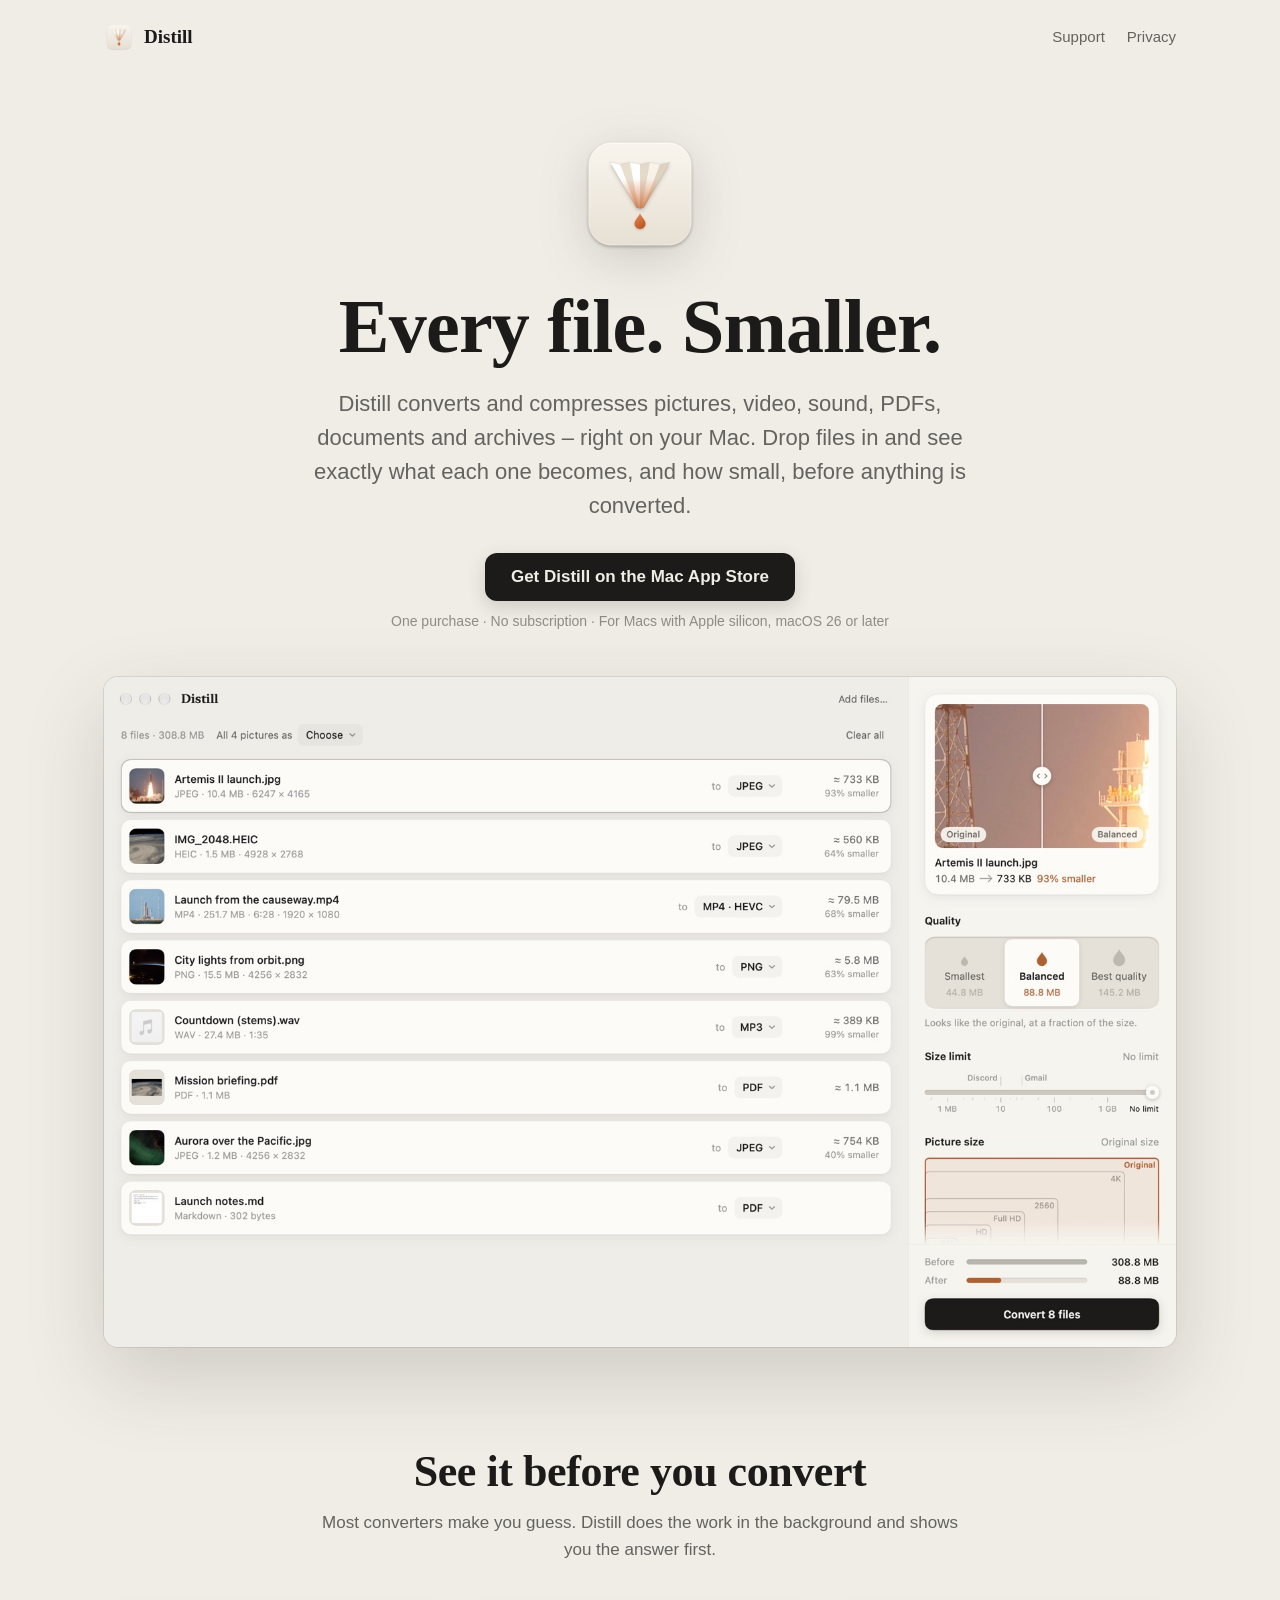
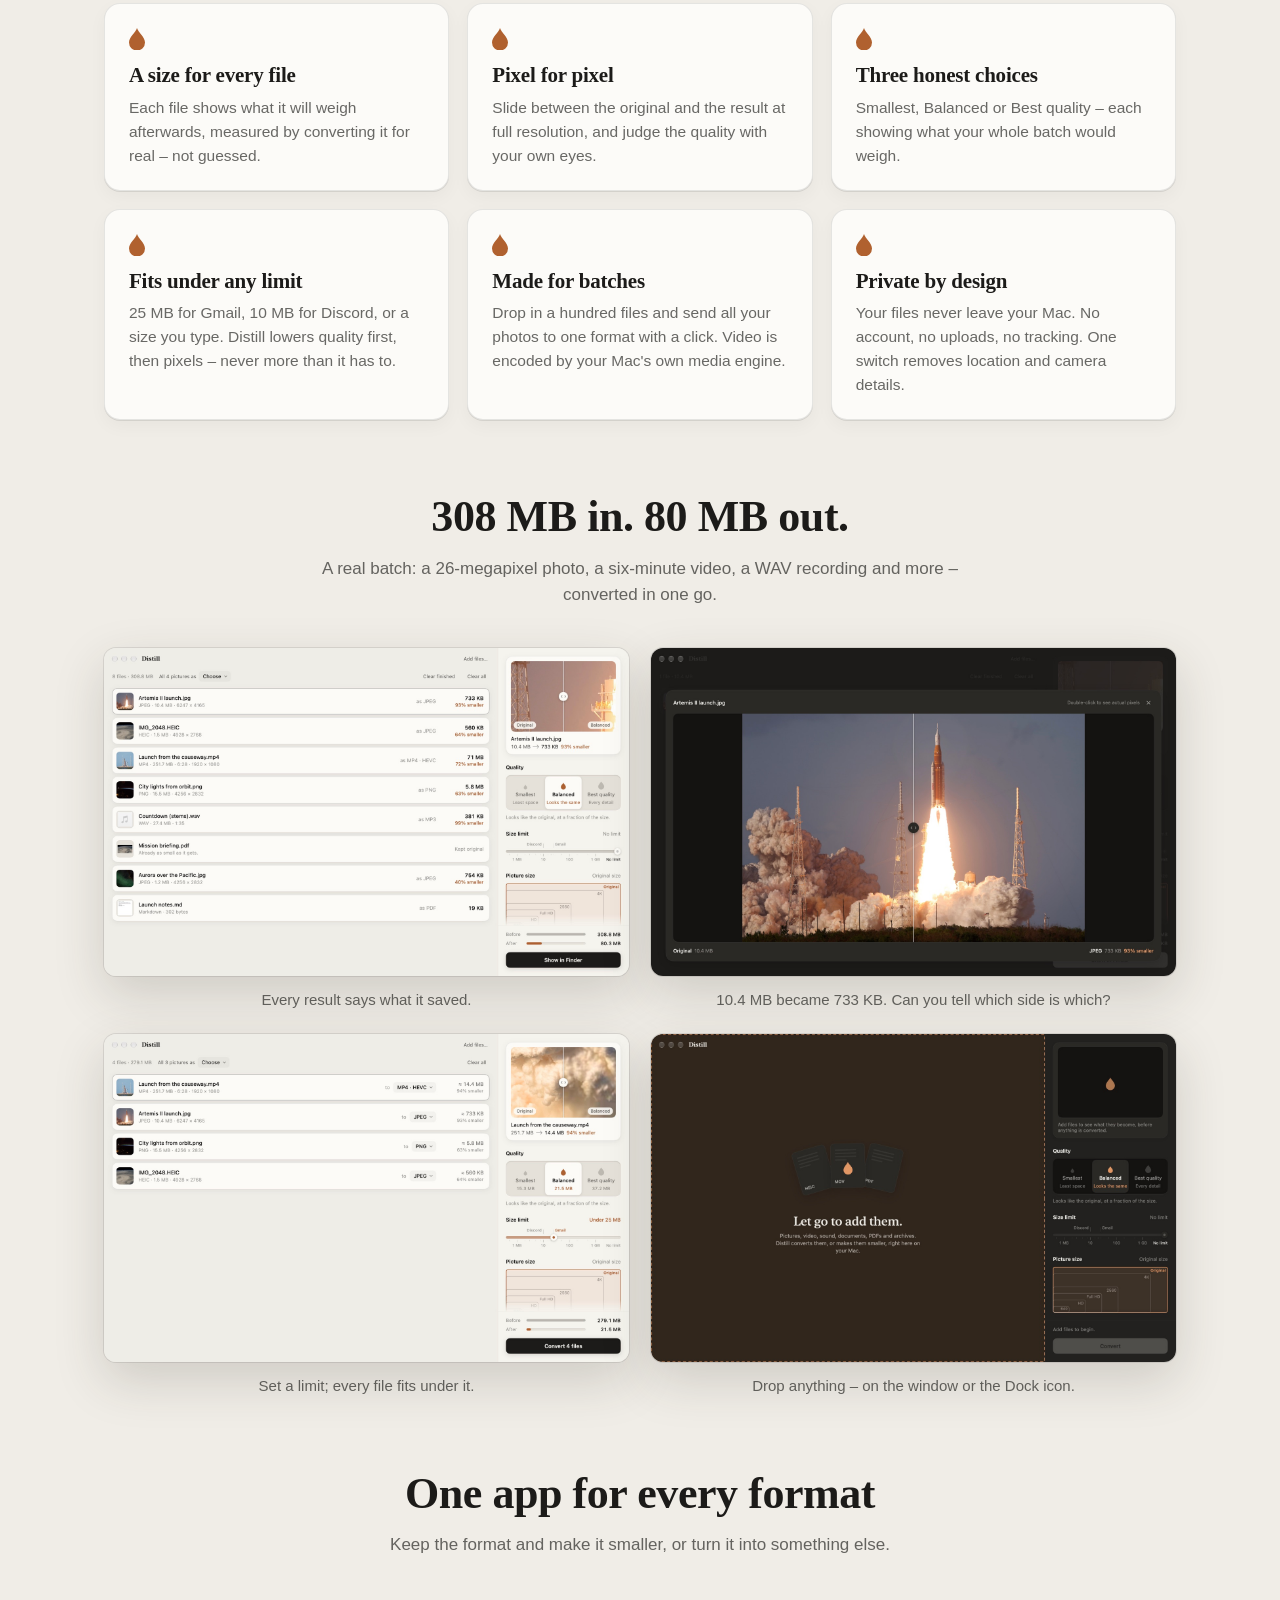
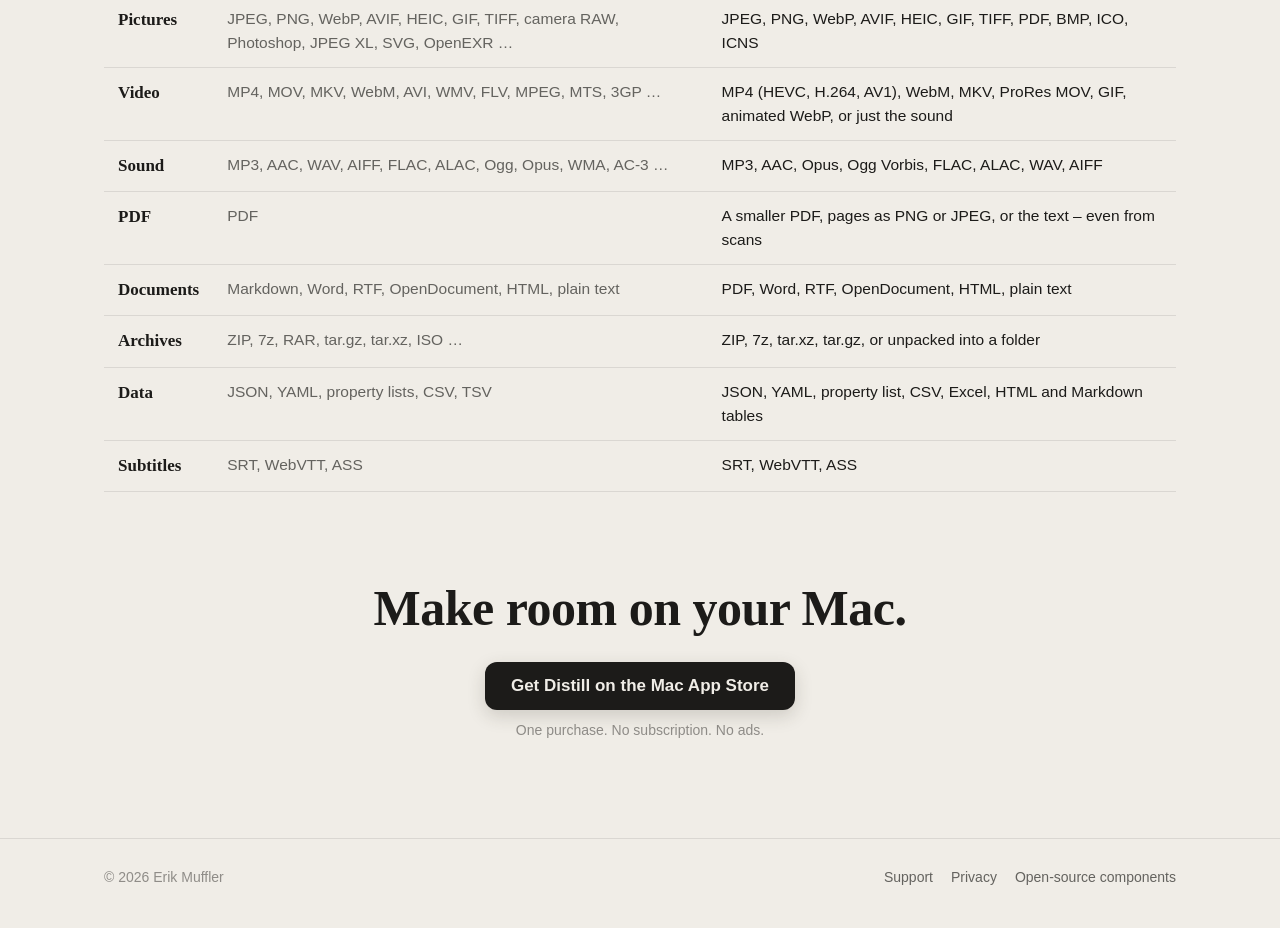
<file: index.html>
<!DOCTYPE html>
<html lang="en">
<head>
<meta charset="utf-8">
<meta name="viewport" content="width=device-width, initial-scale=1">
<title>Distill – Convert and compress any file on your Mac</title>
<meta name="description" content="Distill converts and compresses pictures, video, sound, PDFs, documents and archives right on your Mac – and shows you the result and its size before you convert. One purchase, no subscription.">
<meta property="og:title" content="Distill – Every file. Smaller.">
<meta property="og:description" content="Convert and compress any file on your Mac. See the result before you convert. Nothing is uploaded.">
<meta property="og:image" content="img/shot-1.jpg">
<link rel="icon" href="img/favicon.png">
<link rel="stylesheet" href="style.css">
</head>
<body>
<div class="wrap">
  <header class="top">
    <a class="brand" href="./"><img src="img/icon-256.png" alt="">Distill</a>
    <nav class="links"><a href="support.html">Support</a><a href="privacy.html">Privacy</a></nav>
  </header>

  <div class="hero">
    <img class="icon" src="img/icon-256.png" alt="Distill app icon">
    <h1>Every file. Smaller.</h1>
    <p class="lede">Distill converts and compresses pictures, video, sound, PDFs, documents and archives – right on your Mac. Drop files in and see exactly what each one becomes, and how small, before anything is converted.</p>
    <div class="cta">
      <a class="button" id="store" href="https://apps.apple.com/app/id6822939565">Get Distill on the Mac App Store</a>
      <small>One purchase · No subscription · For Macs with Apple silicon, macOS 26 or later</small>
    </div>
    <img class="shot" src="img/shot-1.jpg" width="1600" height="1000" alt="Distill with eight files: photos, a video, a sound file, a PDF and a document, each showing its size after converting">
  </div>

  <section>
    <h2>See it before you convert</h2>
    <p class="sub">Most converters make you guess. Distill does the work in the background and shows you the answer first.</p>
    <div class="grid">
      <div class="card">
        <svg class="drop" viewBox="0 0 16 22"><path fill="var(--copper)" d="M8 0C9 4 16 9 16 14.5A8 8 0 0 1 0 14.5C0 9 7 4 8 0Z"/></svg>
        <h3>A size for every file</h3>
        <p>Each file shows what it will weigh afterwards, measured by converting it for real – not guessed.</p>
      </div>
      <div class="card">
        <svg class="drop" viewBox="0 0 16 22"><path fill="var(--copper)" d="M8 0C9 4 16 9 16 14.5A8 8 0 0 1 0 14.5C0 9 7 4 8 0Z"/></svg>
        <h3>Pixel for pixel</h3>
        <p>Slide between the original and the result at full resolution, and judge the quality with your own eyes.</p>
      </div>
      <div class="card">
        <svg class="drop" viewBox="0 0 16 22"><path fill="var(--copper)" d="M8 0C9 4 16 9 16 14.5A8 8 0 0 1 0 14.5C0 9 7 4 8 0Z"/></svg>
        <h3>Three honest choices</h3>
        <p>Smallest, Balanced or Best quality – each showing what your whole batch would weigh.</p>
      </div>
      <div class="card">
        <svg class="drop" viewBox="0 0 16 22"><path fill="var(--copper)" d="M8 0C9 4 16 9 16 14.5A8 8 0 0 1 0 14.5C0 9 7 4 8 0Z"/></svg>
        <h3>Fits under any limit</h3>
        <p>25 MB for Gmail, 10 MB for Discord, or a size you type. Distill lowers quality first, then pixels – never more than it has to.</p>
      </div>
      <div class="card">
        <svg class="drop" viewBox="0 0 16 22"><path fill="var(--copper)" d="M8 0C9 4 16 9 16 14.5A8 8 0 0 1 0 14.5C0 9 7 4 8 0Z"/></svg>
        <h3>Made for batches</h3>
        <p>Drop in a hundred files and send all your photos to one format with a click. Video is encoded by your Mac's own media engine.</p>
      </div>
      <div class="card">
        <svg class="drop" viewBox="0 0 16 22"><path fill="var(--copper)" d="M8 0C9 4 16 9 16 14.5A8 8 0 0 1 0 14.5C0 9 7 4 8 0Z"/></svg>
        <h3>Private by design</h3>
        <p>Your files never leave your Mac. No account, no uploads, no tracking. One switch removes location and camera details.</p>
      </div>
    </div>
  </section>

  <section>
    <h2>308 MB in. 80 MB out.</h2>
    <p class="sub">A real batch: a 26-megapixel photo, a six-minute video, a WAV recording and more – converted in one go.</p>
    <div class="pair">
      <figure><img src="img/shot-3.jpg" width="1600" height="1000" alt="A finished batch, each file showing how much smaller it became"><figcaption>Every result says what it saved.</figcaption></figure>
      <figure><img src="img/shot-2.jpg" width="1600" height="1000" alt="Comparing the original photo with the compressed one, split by a handle"><figcaption>10.4 MB became 733 KB. Can you tell which side is which?</figcaption></figure>
      <figure><img src="img/shot-4.jpg" width="1600" height="1000" alt="A 25 MB size limit set on the Gmail mark of the ruler"><figcaption>Set a limit; every file fits under it.</figcaption></figure>
      <figure><img src="img/shot-6.jpg" width="1600" height="1000" alt="The empty Distill window in dark mode while files are dragged over it"><figcaption>Drop anything – on the window or the Dock icon.</figcaption></figure>
    </div>
  </section>

  <section>
    <h2>One app for every format</h2>
    <p class="sub">Keep the format and make it smaller, or turn it into something else.</p>
    <table class="formats">
      <tr><th>Pictures</th><td>JPEG, PNG, WebP, AVIF, HEIC, GIF, TIFF, camera RAW, Photoshop, JPEG XL, SVG, OpenEXR …</td><td class="out">JPEG, PNG, WebP, AVIF, HEIC, GIF, TIFF, PDF, BMP, ICO, ICNS</td></tr>
      <tr><th>Video</th><td>MP4, MOV, MKV, WebM, AVI, WMV, FLV, MPEG, MTS, 3GP …</td><td class="out">MP4 (HEVC, H.264, AV1), WebM, MKV, ProRes MOV, GIF, animated WebP, or just the sound</td></tr>
      <tr><th>Sound</th><td>MP3, AAC, WAV, AIFF, FLAC, ALAC, Ogg, Opus, WMA, AC-3 …</td><td class="out">MP3, AAC, Opus, Ogg Vorbis, FLAC, ALAC, WAV, AIFF</td></tr>
      <tr><th>PDF</th><td>PDF</td><td class="out">A smaller PDF, pages as PNG or JPEG, or the text – even from scans</td></tr>
      <tr><th>Documents</th><td>Markdown, Word, RTF, OpenDocument, HTML, plain text</td><td class="out">PDF, Word, RTF, OpenDocument, HTML, plain text</td></tr>
      <tr><th>Archives</th><td>ZIP, 7z, RAR, tar.gz, tar.xz, ISO …</td><td class="out">ZIP, 7z, tar.xz, tar.gz, or unpacked into a folder</td></tr>
      <tr><th>Data</th><td>JSON, YAML, property lists, CSV, TSV</td><td class="out">JSON, YAML, property list, CSV, Excel, HTML and Markdown tables</td></tr>
      <tr><th>Subtitles</th><td>SRT, WebVTT, ASS</td><td class="out">SRT, WebVTT, ASS</td></tr>
    </table>
  </section>

  <div class="closing">
    <h2>Make room on your Mac.</h2>
    <div class="cta">
      <a class="button" href="https://apps.apple.com/app/id6822939565" data-store>Get Distill on the Mac App Store</a>
      <small>One purchase. No subscription. No ads.</small>
    </div>
  </div>
</div>

<footer>
  <div class="wrap">
    <span>© 2026 Erik Muffler</span>
    <nav><a href="support.html">Support</a><a href="privacy.html">Privacy</a><a href="open-source.html">Open-source components</a></nav>
  </div>
</footer>
</body>
</html>
</file>
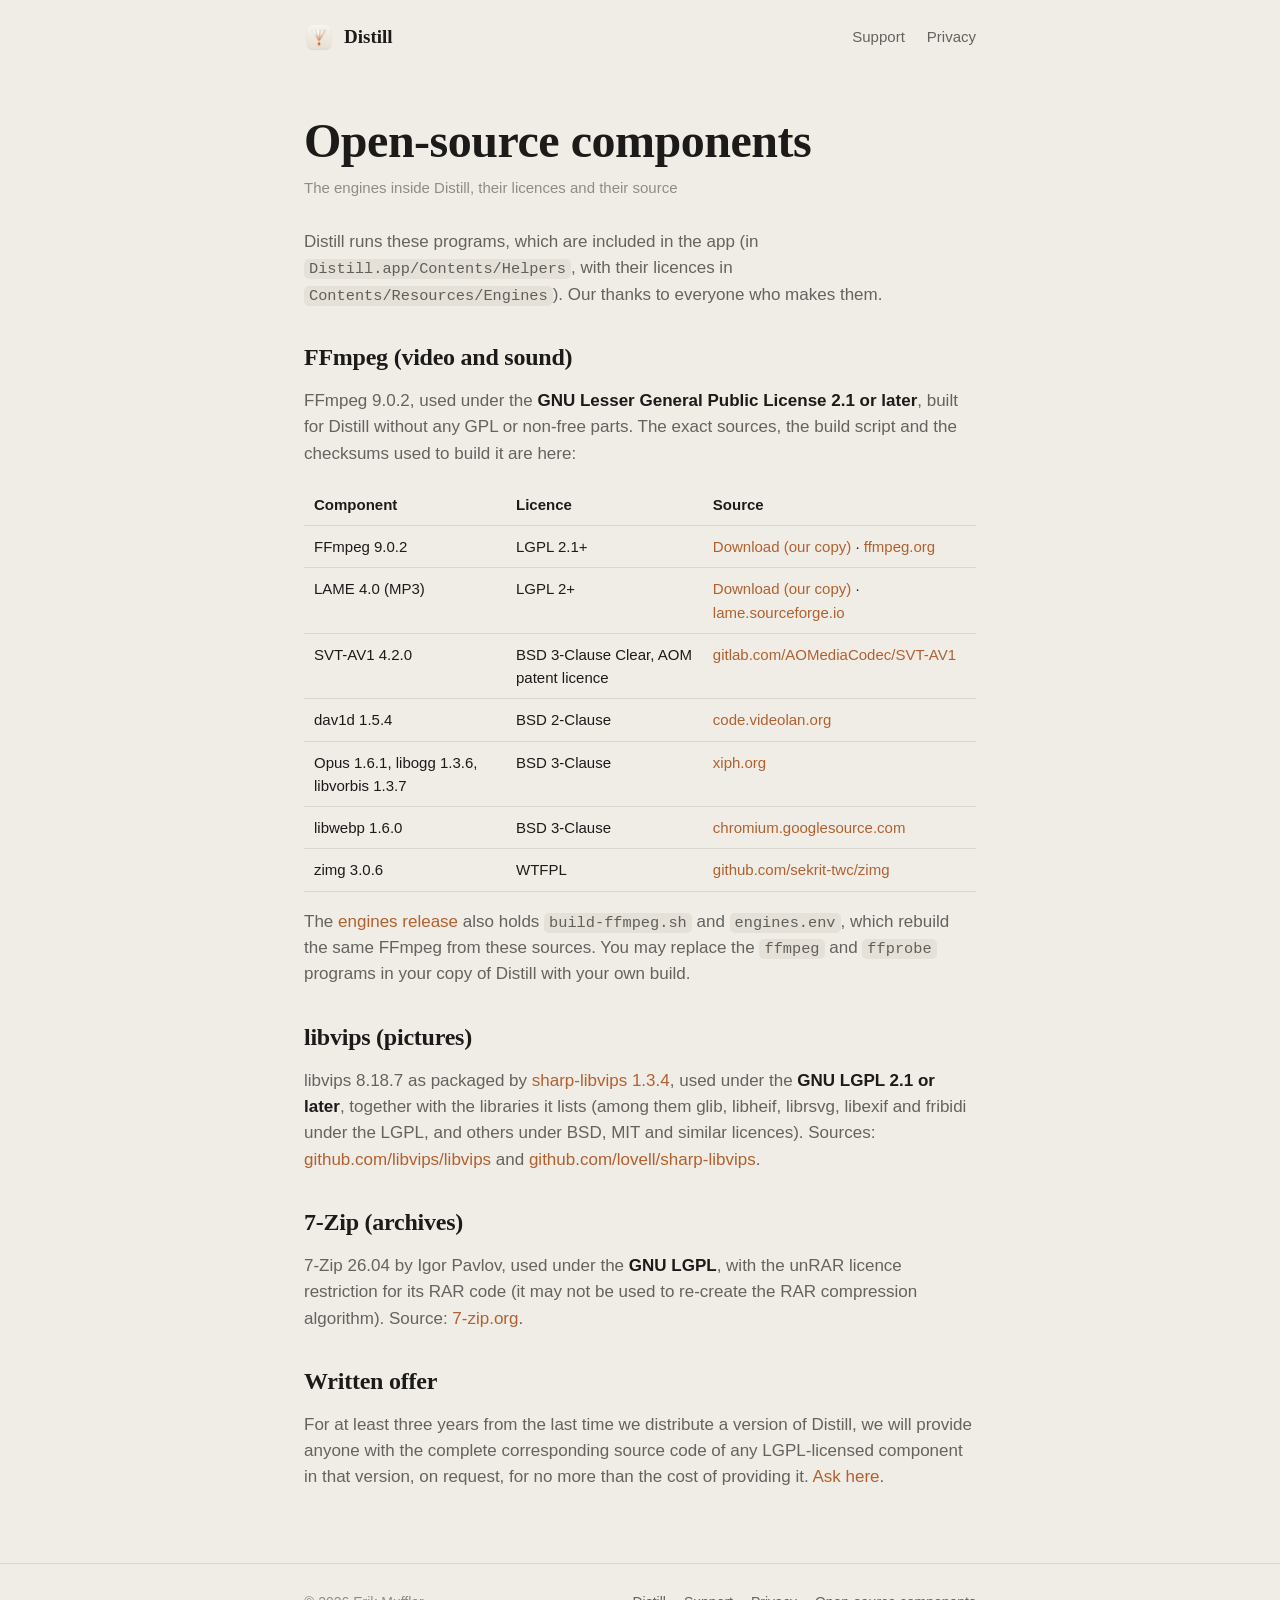
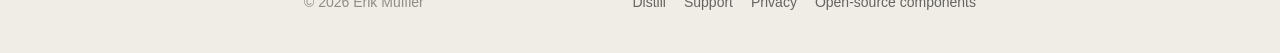
<file: open-source.html>
<!DOCTYPE html>
<html lang="en">
<head>
<meta charset="utf-8">
<meta name="viewport" content="width=device-width, initial-scale=1">
<title>Open-source components – Distill</title>
<link rel="icon" href="img/favicon.png">
<link rel="stylesheet" href="style.css">
</head>
<body>
<div class="wrap narrow">
  <header class="top">
    <a class="brand" href="./"><img src="img/icon-256.png" alt="">Distill</a>
    <nav class="links"><a href="support.html">Support</a><a href="privacy.html">Privacy</a></nav>
  </header>
  <article>
    <h1>Open-source components</h1>
    <p class="meta">The engines inside Distill, their licences and their source</p>
    <p>Distill runs these programs, which are included in the app (in <code>Distill.app/Contents/Helpers</code>, with their licences in <code>Contents/Resources/Engines</code>). Our thanks to everyone who makes them.</p>

    <h2>FFmpeg (video and sound)</h2>
    <p>FFmpeg 9.0.2, used under the <strong>GNU Lesser General Public License 2.1 or later</strong>, built for Distill without any GPL or non-free parts. The exact sources, the build script and the checksums used to build it are here:</p>
    <table>
      <tr><th>Component</th><th>Licence</th><th>Source</th></tr>
      <tr><td>FFmpeg 9.0.2</td><td>LGPL 2.1+</td><td><a href="https://github.com/mfrports/distill-app/releases/tag/engines-1.0">Download (our copy)</a> · <a href="https://ffmpeg.org/releases/ffmpeg-9.0.2.tar.xz">ffmpeg.org</a></td></tr>
      <tr><td>LAME 4.0 (MP3)</td><td>LGPL 2+</td><td><a href="https://github.com/mfrports/distill-app/releases/tag/engines-1.0">Download (our copy)</a> · <a href="https://lame.sourceforge.io">lame.sourceforge.io</a></td></tr>
      <tr><td>SVT-AV1 4.2.0</td><td>BSD 3-Clause Clear, AOM patent licence</td><td><a href="https://gitlab.com/AOMediaCodec/SVT-AV1">gitlab.com/AOMediaCodec/SVT-AV1</a></td></tr>
      <tr><td>dav1d 1.5.4</td><td>BSD 2-Clause</td><td><a href="https://code.videolan.org/videolan/dav1d">code.videolan.org</a></td></tr>
      <tr><td>Opus 1.6.1, libogg 1.3.6, libvorbis 1.3.7</td><td>BSD 3-Clause</td><td><a href="https://xiph.org/downloads/">xiph.org</a></td></tr>
      <tr><td>libwebp 1.6.0</td><td>BSD 3-Clause</td><td><a href="https://chromium.googlesource.com/webm/libwebp">chromium.googlesource.com</a></td></tr>
      <tr><td>zimg 3.0.6</td><td>WTFPL</td><td><a href="https://github.com/sekrit-twc/zimg">github.com/sekrit-twc/zimg</a></td></tr>
    </table>
    <p>The <a href="https://github.com/mfrports/distill-app/releases/tag/engines-1.0">engines release</a> also holds <code>build-ffmpeg.sh</code> and <code>engines.env</code>, which rebuild the same FFmpeg from these sources. You may replace the <code>ffmpeg</code> and <code>ffprobe</code> programs in your copy of Distill with your own build.</p>

    <h2>libvips (pictures)</h2>
    <p>libvips 8.18.7 as packaged by <a href="https://github.com/lovell/sharp-libvips">sharp-libvips 1.3.4</a>, used under the <strong>GNU LGPL 2.1 or later</strong>, together with the libraries it lists (among them glib, libheif, librsvg, libexif and fribidi under the LGPL, and others under BSD, MIT and similar licences). Sources: <a href="https://github.com/libvips/libvips">github.com/libvips/libvips</a> and <a href="https://github.com/lovell/sharp-libvips">github.com/lovell/sharp-libvips</a>.</p>

    <h2>7-Zip (archives)</h2>
    <p>7-Zip 26.04 by Igor Pavlov, used under the <strong>GNU LGPL</strong>, with the unRAR licence restriction for its RAR code (it may not be used to re-create the RAR compression algorithm). Source: <a href="https://www.7-zip.org">7-zip.org</a>.</p>

    <h2>Written offer</h2>
    <p>For at least three years from the last time we distribute a version of Distill, we will provide anyone with the complete corresponding source code of any LGPL-licensed component in that version, on request, for no more than the cost of providing it. <a href="https://github.com/mfrports/distill-app/issues/new">Ask here</a>.</p>
  </article>
</div>
<footer>
  <div class="wrap narrow">
    <span>© 2026 Erik Muffler</span>
    <nav><a href="./">Distill</a><a href="support.html">Support</a><a href="privacy.html">Privacy</a><a href="open-source.html">Open-source components</a></nav>
  </div>
</footer>
</body>
</html>
</file>
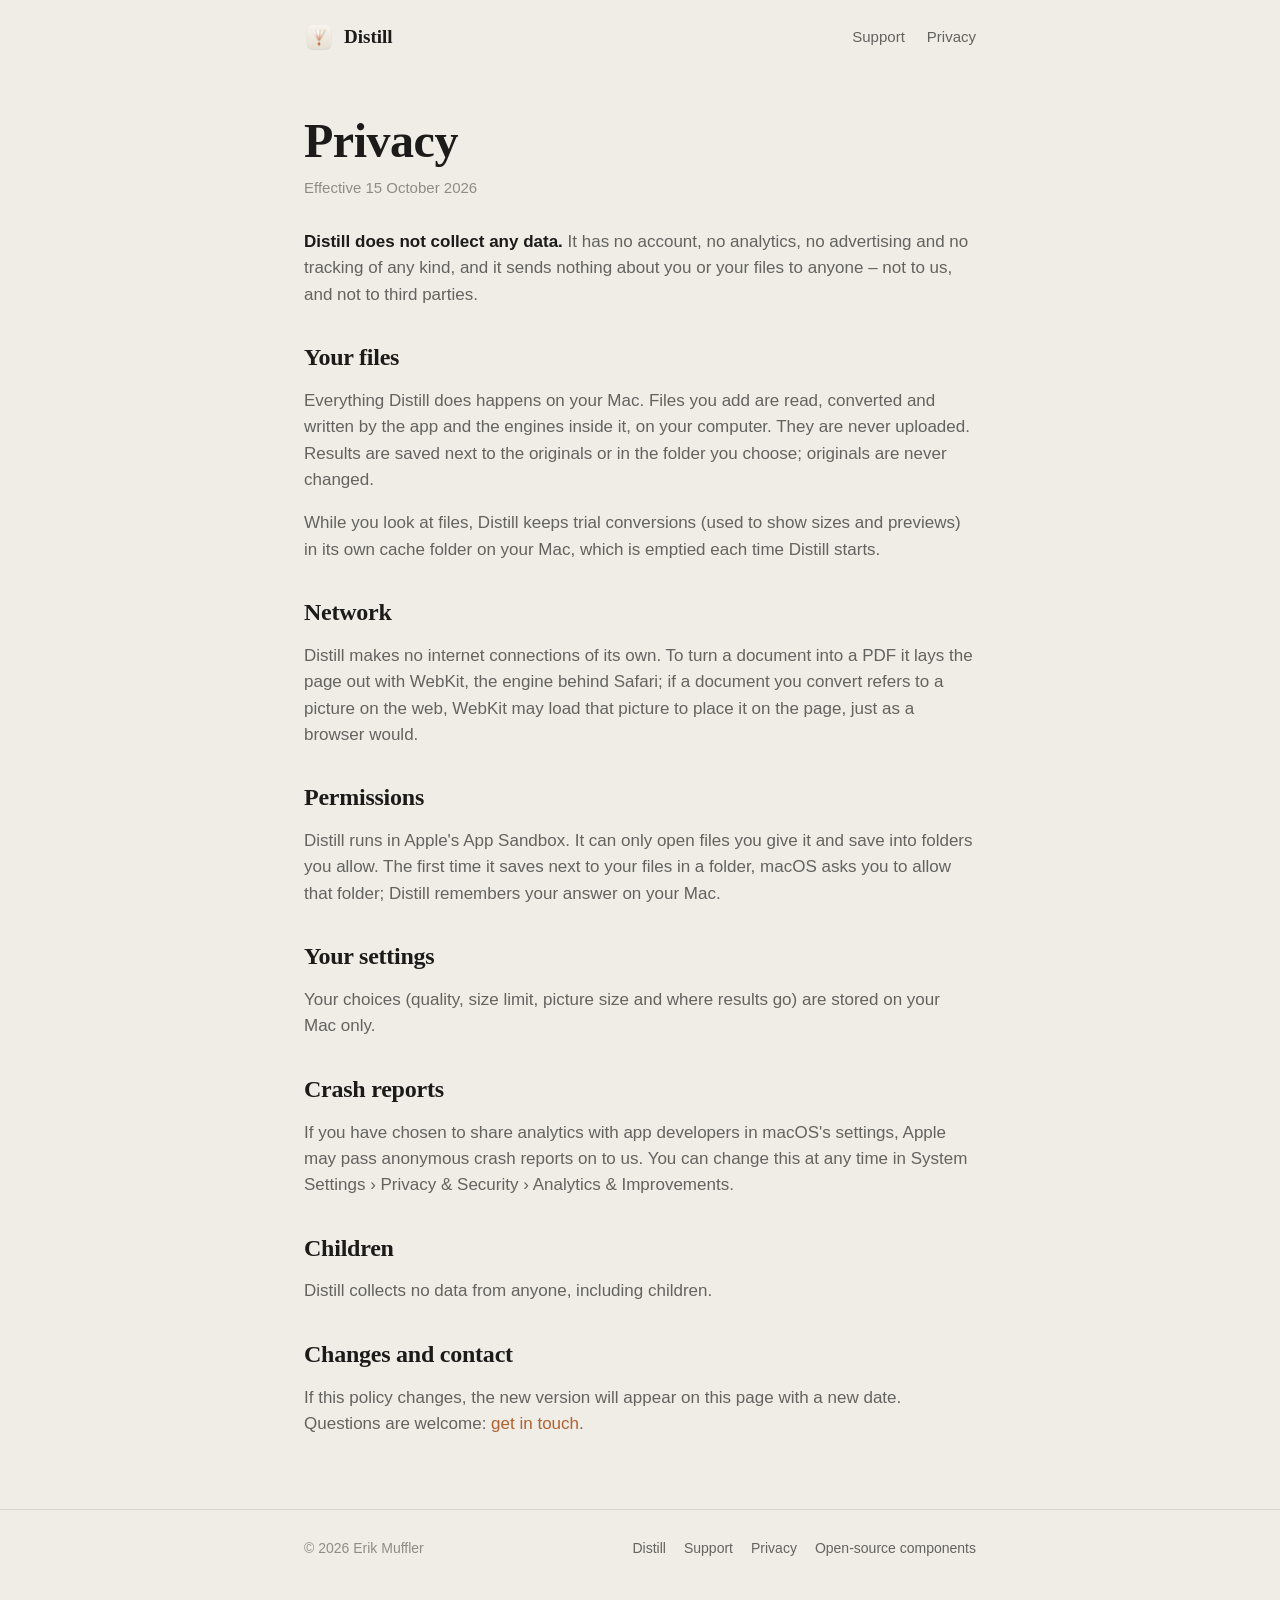
<file: privacy.html>
<!DOCTYPE html>
<html lang="en">
<head>
<meta charset="utf-8">
<meta name="viewport" content="width=device-width, initial-scale=1">
<title>Privacy – Distill</title>
<link rel="icon" href="img/favicon.png">
<link rel="stylesheet" href="style.css">
</head>
<body>
<div class="wrap narrow">
  <header class="top">
    <a class="brand" href="./"><img src="img/icon-256.png" alt="">Distill</a>
    <nav class="links"><a href="support.html">Support</a><a href="privacy.html">Privacy</a></nav>
  </header>
  <article>
    <h1>Privacy</h1>
    <p class="meta">Effective 15 October 2026</p>
    <p><strong>Distill does not collect any data.</strong> It has no account, no analytics, no advertising and no tracking of any kind, and it sends nothing about you or your files to anyone – not to us, and not to third parties.</p>

    <h2>Your files</h2>
    <p>Everything Distill does happens on your Mac. Files you add are read, converted and written by the app and the engines inside it, on your computer. They are never uploaded. Results are saved next to the originals or in the folder you choose; originals are never changed.</p>
    <p>While you look at files, Distill keeps trial conversions (used to show sizes and previews) in its own cache folder on your Mac, which is emptied each time Distill starts.</p>

    <h2>Network</h2>
    <p>Distill makes no internet connections of its own. To turn a document into a PDF it lays the page out with WebKit, the engine behind Safari; if a document you convert refers to a picture on the web, WebKit may load that picture to place it on the page, just as a browser would.</p>

    <h2>Permissions</h2>
    <p>Distill runs in Apple's App Sandbox. It can only open files you give it and save into folders you allow. The first time it saves next to your files in a folder, macOS asks you to allow that folder; Distill remembers your answer on your Mac.</p>

    <h2>Your settings</h2>
    <p>Your choices (quality, size limit, picture size and where results go) are stored on your Mac only.</p>

    <h2>Crash reports</h2>
    <p>If you have chosen to share analytics with app developers in macOS's settings, Apple may pass anonymous crash reports on to us. You can change this at any time in System Settings › Privacy &amp; Security › Analytics &amp; Improvements.</p>

    <h2>Children</h2>
    <p>Distill collects no data from anyone, including children.</p>

    <h2>Changes and contact</h2>
    <p>If this policy changes, the new version will appear on this page with a new date. Questions are welcome: <a href="support.html">get in touch</a>.</p>
  </article>
</div>
<footer>
  <div class="wrap narrow">
    <span>© 2026 Erik Muffler</span>
    <nav><a href="./">Distill</a><a href="support.html">Support</a><a href="privacy.html">Privacy</a><a href="open-source.html">Open-source components</a></nav>
  </div>
</footer>
</body>
</html>
</file>
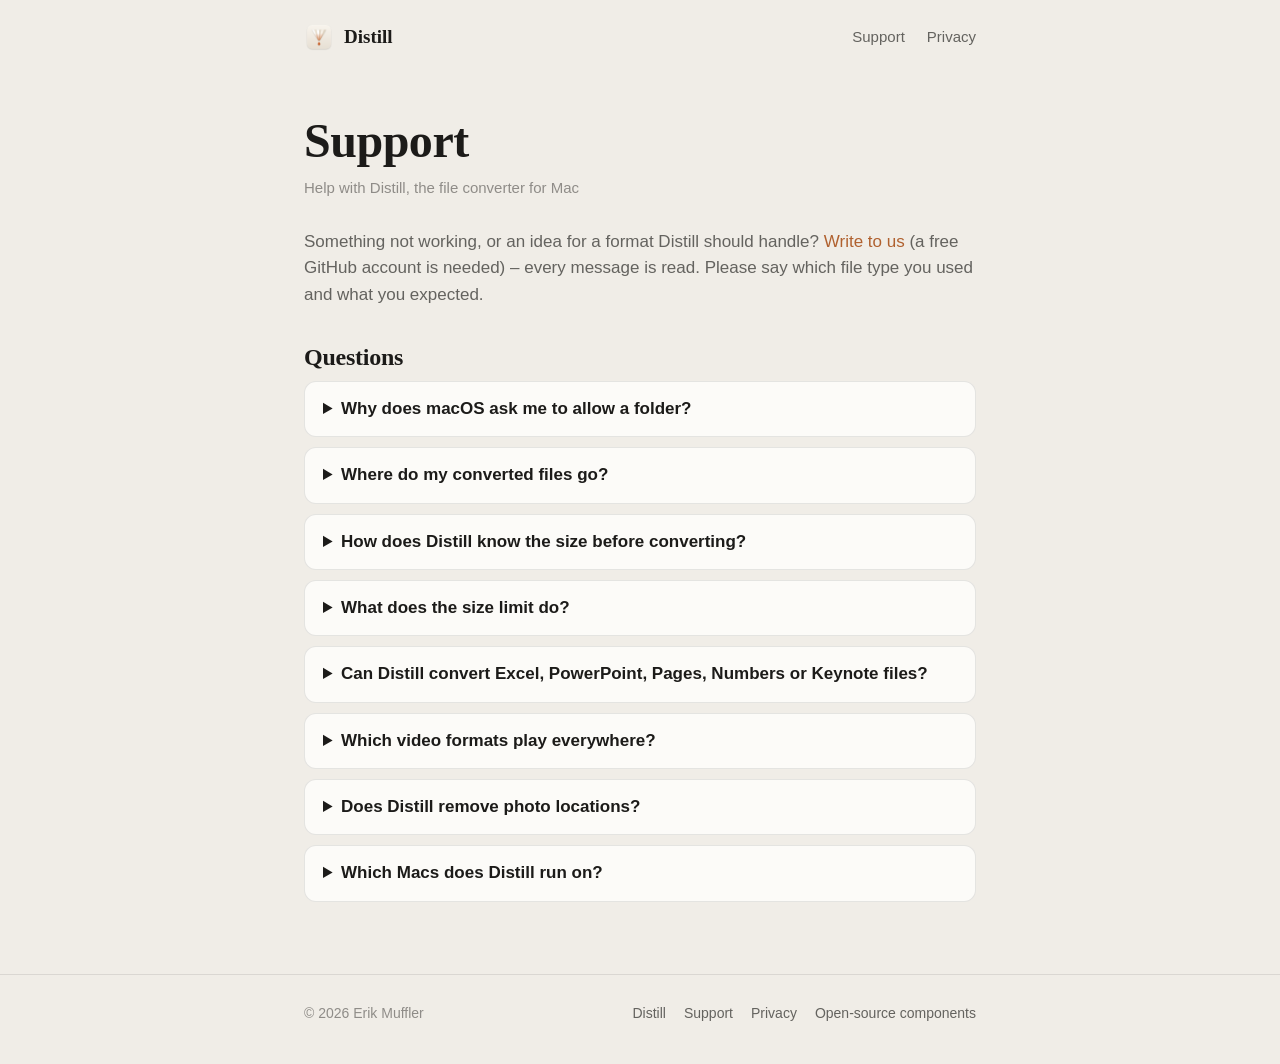
<file: support.html>
<!DOCTYPE html>
<html lang="en">
<head>
<meta charset="utf-8">
<meta name="viewport" content="width=device-width, initial-scale=1">
<title>Support – Distill</title>
<link rel="icon" href="img/favicon.png">
<link rel="stylesheet" href="style.css">
</head>
<body>
<div class="wrap narrow">
  <header class="top">
    <a class="brand" href="./"><img src="img/icon-256.png" alt="">Distill</a>
    <nav class="links"><a href="support.html">Support</a><a href="privacy.html">Privacy</a></nav>
  </header>
  <article>
    <h1>Support</h1>
    <p class="meta">Help with Distill, the file converter for Mac</p>
    <p>Something not working, or an idea for a format Distill should handle? <a href="https://github.com/mfrports/distill-app/issues/new">Write to us</a> (a free GitHub account is needed) – every message is read. Please say which file type you used and what you expected.</p>

    <h2>Questions</h2>
    <details><summary>Why does macOS ask me to allow a folder?</summary>
      <p>Apps from the App Store run in a sandbox: they may only save where you have said they can. The first time Distill saves results next to your files in a folder, macOS shows a folder window opened on that folder – click <strong>Allow</strong>. Distill remembers it, for that folder and everything inside it. To avoid the question entirely, choose <strong>Downloads</strong> or a folder of your own under <strong>Save to</strong>.</p></details>
    <details><summary>Where do my converted files go?</summary>
      <p>Next to the originals, unless you choose another place under <strong>Save to</strong>. Nothing is ever overwritten: a name that is taken gets a number, and a file kept in its format is saved as “name (compressed)”. Double-click a finished file to open it, or drag it straight into Mail or a folder.</p></details>
    <details><summary>How does Distill know the size before converting?</summary>
      <p>It converts each file for real in the background, at low priority, and measures the result (for video and sound, a few seconds are converted and the size is scaled to the whole length). The estimate pauses while a real conversion runs.</p></details>
    <details><summary>What does the size limit do?</summary>
      <p>Each file is fitted under the limit: first by lowering the quality, then by making pictures and video smaller in pixels. Files already under the limit stay as small as the chosen quality makes them. Lossless formats (such as FLAC, TIFF or ZIP) cannot be squeezed this way.</p></details>
    <details><summary>Can Distill convert Excel, PowerPoint, Pages, Numbers or Keynote files?</summary>
      <p>Not into other formats – those need their own apps. Distill can pack them into ZIP or 7z archives. Word documents (.docx and .doc) are converted to PDF, RTF, OpenDocument, HTML or text.</p></details>
    <details><summary>Which video formats play everywhere?</summary>
      <p><strong>MP4 · H.264</strong> plays on almost anything. <strong>MP4 · HEVC</strong> (the default) is smaller and plays on Apple devices and most modern ones. <strong>MP4 · AV1</strong> is the smallest, for newer devices and browsers.</p></details>
    <details><summary>Does Distill remove photo locations?</summary>
      <p>Turn off <strong>Personal details</strong> and Distill removes location, camera details and dates from pictures and video. The colour profile always stays.</p></details>
    <details><summary>Which Macs does Distill run on?</summary>
      <p>Macs with Apple silicon, running macOS 26 or later.</p></details>
  </article>
</div>
<footer>
  <div class="wrap narrow">
    <span>© 2026 Erik Muffler</span>
    <nav><a href="./">Distill</a><a href="support.html">Support</a><a href="privacy.html">Privacy</a><a href="open-source.html">Open-source components</a></nav>
  </div>
</footer>
</body>
</html>
</file>
<file: style.css>
:root {
  --paper: #f0ede7;
  --panel: #f6f4ef;
  --card: #fcfbf8;
  --well: #e5e1d9;
  --ink: #1c1b19;
  --ink2: rgba(28, 27, 25, 0.66);
  --ink3: rgba(28, 27, 25, 0.46);
  --hairline: rgba(28, 27, 25, 0.10);
  --copper: #b0612f;
  --copper-wash: rgba(176, 97, 47, 0.10);
  --shadow: rgba(58, 50, 38, 0.18);
  --serif: "New York", ui-serif, Georgia, "Times New Roman", serif;
  --sans: -apple-system, BlinkMacSystemFont, "Helvetica Neue", Helvetica, Arial, sans-serif;
}
@media (prefers-color-scheme: dark) {
  :root {
    --paper: #1b1a18;
    --panel: #22211f;
    --card: #2a2926;
    --well: #141312;
    --ink: #edeae4;
    --ink2: rgba(237, 234, 228, 0.68);
    --ink3: rgba(237, 234, 228, 0.46);
    --hairline: rgba(237, 234, 228, 0.10);
    --copper: #e29763;
    --copper-wash: rgba(226, 151, 99, 0.14);
    --shadow: rgba(0, 0, 0, 0.5);
  }
}

* { box-sizing: border-box; }
html { -webkit-text-size-adjust: 100%; }
body {
  margin: 0;
  background: var(--paper);
  color: var(--ink);
  font: 17px/1.55 var(--sans);
  -webkit-font-smoothing: antialiased;
}
a { color: var(--copper); text-decoration: none; }
a:hover { text-decoration: underline; }
img { max-width: 100%; height: auto; display: block; }

.wrap { max-width: 1120px; margin: 0 auto; padding: 0 24px; }
.narrow { max-width: 720px; }

header.top {
  display: flex; align-items: center; justify-content: space-between;
  padding: 22px 0;
}
.brand { display: flex; align-items: center; gap: 10px; color: var(--ink); font: 600 19px var(--serif); }
.brand img { width: 30px; height: 30px; }
.brand:hover { text-decoration: none; }
nav.links { display: flex; gap: 22px; font-size: 15px; }
nav.links a { color: var(--ink2); }

.hero { text-align: center; padding: 56px 0 28px; }
.hero .icon { width: 128px; height: 128px; margin: 0 auto 26px; filter: drop-shadow(0 12px 24px var(--shadow)); }
h1, h2, h3 { font-family: var(--serif); font-weight: 600; letter-spacing: -0.01em; line-height: 1.12; margin: 0; }
.hero h1 { font-size: clamp(42px, 7vw, 76px); }
.hero p.lede { font-size: clamp(18px, 2.2vw, 22px); color: var(--ink2); max-width: 680px; margin: 18px auto 30px; }

.cta { display: inline-flex; flex-direction: column; align-items: center; gap: 10px; }
.button {
  display: inline-flex; align-items: center; gap: 10px;
  background: var(--ink); color: var(--paper);
  padding: 14px 26px; border-radius: 12px;
  font: 600 17px var(--sans);
  box-shadow: 0 6px 18px var(--shadow);
}
.button:hover { text-decoration: none; opacity: 0.9; }
.button svg { width: 20px; height: 20px; fill: currentColor; }
.cta small { color: var(--ink3); font-size: 14px; }

.shot {
  margin: 44px auto 0;
  border-radius: 14px;
  overflow: hidden;
  box-shadow: 0 30px 80px var(--shadow), 0 0 0 1px var(--hairline);
}

section { padding: 72px 0 0; }
section > h2 { font-size: clamp(30px, 4vw, 44px); text-align: center; }
section > p.sub { text-align: center; color: var(--ink2); max-width: 640px; margin: 14px auto 0; }

.grid { display: grid; grid-template-columns: repeat(3, 1fr); gap: 18px; margin-top: 40px; }
.card {
  background: var(--card); border-radius: 16px; padding: 24px 24px 22px;
  box-shadow: 0 1px 0 var(--hairline), 0 6px 18px rgba(0,0,0,0.04);
  border: 1px solid var(--hairline);
}
.card h3 { font-size: 21px; margin-bottom: 8px; }
.card p { margin: 0; color: var(--ink2); font-size: 15.5px; }
.drop { width: 16px; height: 22px; display: block; margin-bottom: 14px; }

.pair { display: grid; grid-template-columns: 1fr 1fr; gap: 22px; margin-top: 40px; }
.pair figure { margin: 0; }
.pair img { border-radius: 12px; box-shadow: 0 18px 50px var(--shadow), 0 0 0 1px var(--hairline); }
.pair figcaption { color: var(--ink2); font-size: 15px; margin-top: 12px; text-align: center; }

table.formats { width: 100%; border-collapse: collapse; margin-top: 36px; font-size: 15.5px; }
table.formats th, table.formats td { text-align: left; vertical-align: top; padding: 12px 14px; border-bottom: 1px solid var(--hairline); }
table.formats th { font-family: var(--serif); font-weight: 600; font-size: 17px; white-space: nowrap; }
table.formats td { color: var(--ink2); }
table.formats td.out { color: var(--ink); }

.closing { text-align: center; padding: 88px 0 24px; }
.closing h2 { font-size: clamp(32px, 4.5vw, 50px); margin-bottom: 26px; }

footer {
  margin-top: 72px; padding: 28px 0 40px; border-top: 1px solid var(--hairline);
  color: var(--ink3); font-size: 14px;
}
footer .wrap { display: flex; justify-content: space-between; gap: 16px; flex-wrap: wrap; }
footer a { color: var(--ink2); }
footer nav { display: flex; gap: 18px; flex-wrap: wrap; }

/* Text pages */
article { padding: 40px 0 0; }
article h1 { font-size: clamp(34px, 5vw, 48px); margin-bottom: 8px; }
article .meta { color: var(--ink3); font-size: 15px; margin: 0 0 30px; }
article h2 { font-size: 24px; margin: 36px 0 10px; }
article p, article li { color: var(--ink2); }
article strong { color: var(--ink); font-weight: 600; }
article code { font: 0.9em ui-monospace, Menlo, monospace; background: var(--well); padding: 1px 5px; border-radius: 5px; }
article table { width: 100%; border-collapse: collapse; font-size: 15px; margin: 14px 0; }
article th, article td { text-align: left; padding: 9px 10px; border-bottom: 1px solid var(--hairline); vertical-align: top; }
article th { color: var(--ink); font-weight: 600; }
details { background: var(--card); border: 1px solid var(--hairline); border-radius: 12px; padding: 14px 18px; margin: 10px 0; }
details summary { cursor: pointer; font-weight: 600; color: var(--ink); }
details p { margin: 10px 0 2px; }

@media (max-width: 860px) {
  .grid { grid-template-columns: 1fr 1fr; }
  .pair { grid-template-columns: 1fr; }
}
@media (max-width: 600px) {
  .wrap { padding: 0 16px; }
  .grid { grid-template-columns: 1fr; }
  nav.links { gap: 14px; font-size: 14px; }
  .hero { padding-top: 32px; }
  table.formats th { white-space: normal; }
  table.formats th, table.formats td { padding: 10px 6px; }
}
</file>
